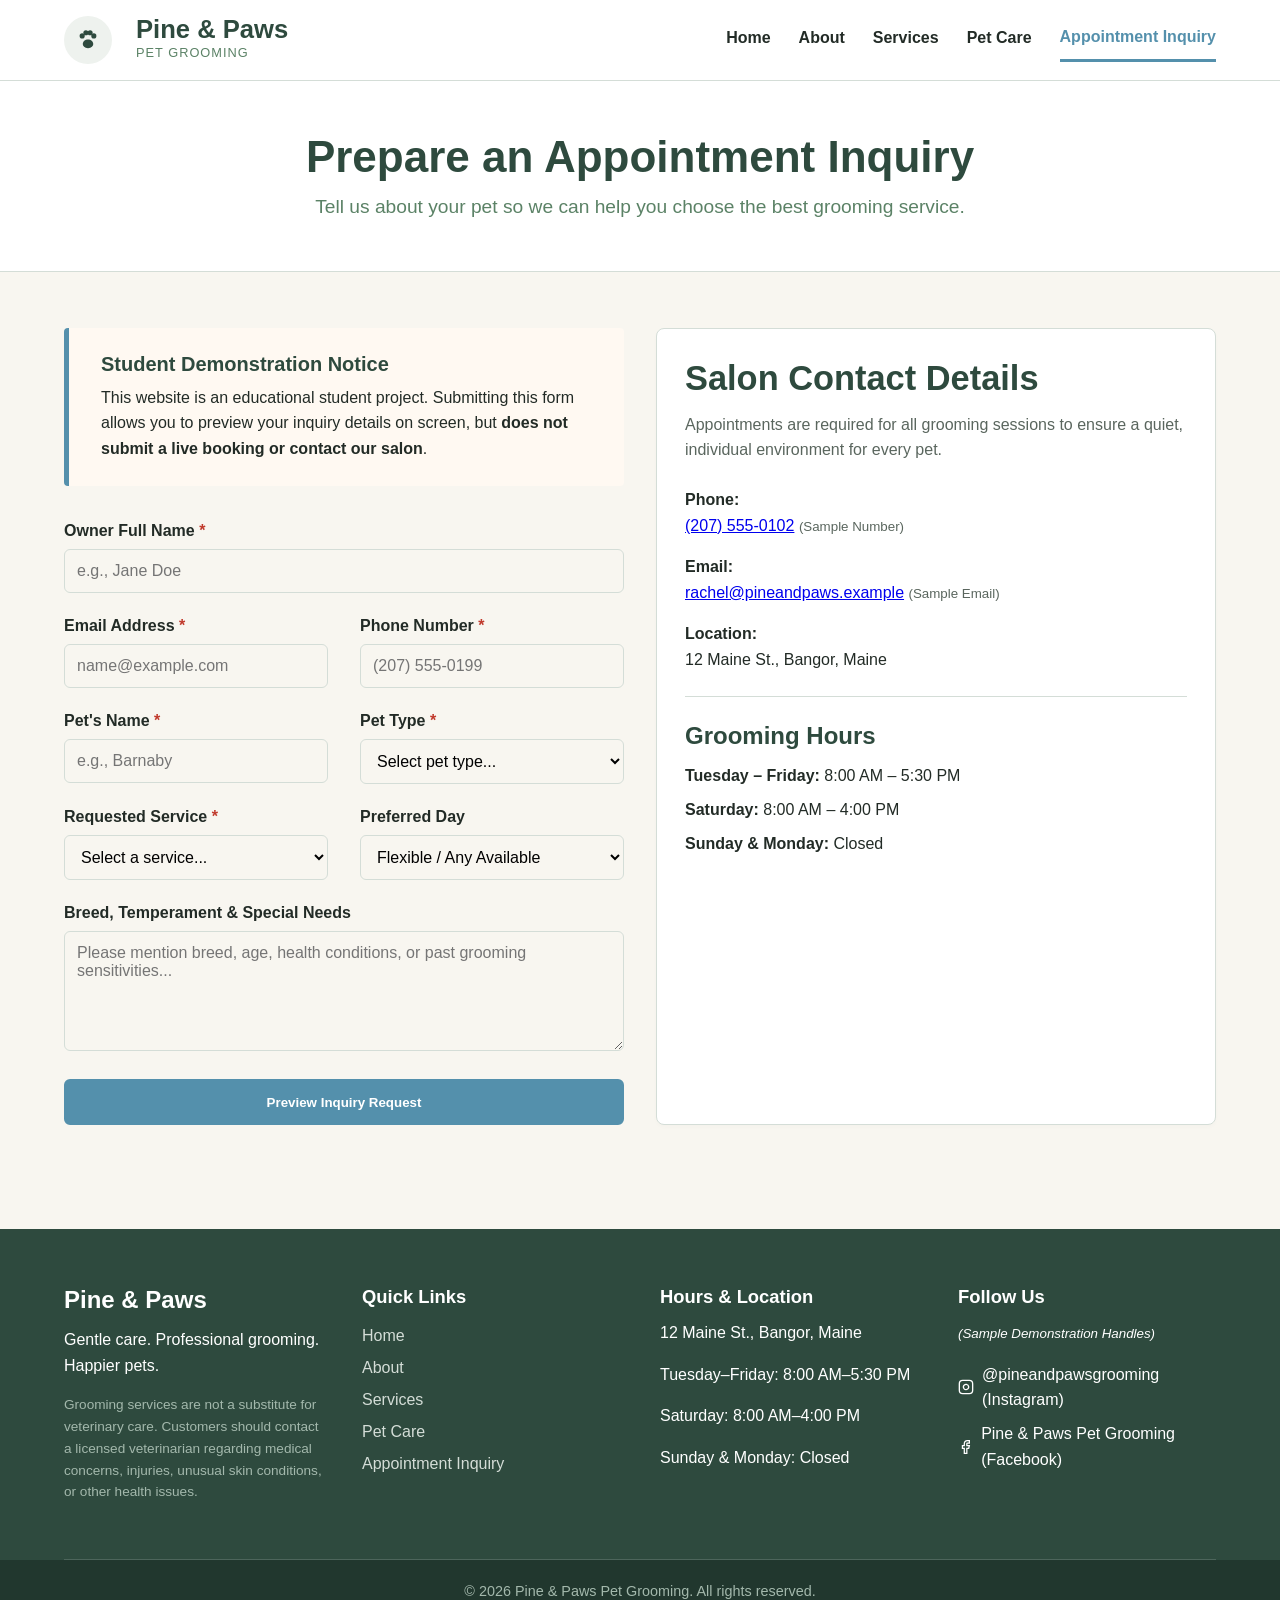
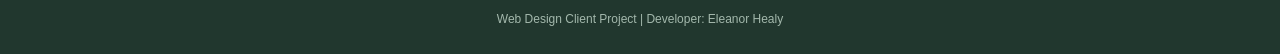
<file: contact.html>
<!DOCTYPE html>
<html lang="en">

<head>
    <meta charset="UTF-8">
    <meta name="viewport" content="width=device-width, initial-scale=1.0">
    <title>Appointment Inquiry | Pine & Paws Pet Grooming Bangor</title>
    <meta name="description" content="Prepare an appointment inquiry for gentle dog or cat grooming at Pine & Paws in Bangor, Maine. Preview your request with our demonstration form.">
    <link rel="stylesheet" href="css/style.css">
    <script src="js/script.js" defer></script>
</head>

<body>

    <header class="site-header">
        <div class="container header-container">
            <a href="index.html" class="brand-logo" aria-label="Pine and Paws Pet Grooming Home">
                <!-- Paw Print Logo Mark -->
                <div class="logo-mark" aria-hidden="true" style="display: flex; align-items: center; justify-content: center; width: 48px; height: 48px; background-color: var(--bg-alt); border-radius: 50%; color: var(--primary); flex-shrink: 0; margin-right: 0.75rem;">
                    <svg width="28" height="28" viewBox="0 0 24 24" fill="currentColor" style="color: var(--primary);">
                        <!-- Main pad -->
                        <path d="M12 11.5c-2.5 0-4.5 1.8-4.5 4 0 1.8 1.5 3.5 4.5 3.5s4.5-1.7 4.5-3.5c0-2.2-2-4-4.5-4z"/>
                        <!-- Toe pads -->
                        <circle cx="7" cy="8.5" r="2.2"/>
                        <circle cx="10.2" cy="5.8" r="2.2"/>
                        <circle cx="13.8" cy="5.8" r="2.2"/>
                        <circle cx="17" cy="8.5" r="2.2"/>
                    </svg>
                </div>
                <div>
                    <span class="logo-text">Pine & Paws</span>
                    <span class="logo-tagline">Pet Grooming</span>
                </div>
            </a>
         
            <nav class="main-nav" id="main-navigation" aria-label="Main Navigation">
                <ul>
                    <li><a href="index.html">Home</a></li>
                    <li><a href="about.html">About</a></li>
                    <li><a href="services.html">Services</a></li>
                    <li><a href="pet-care.html">Pet Care</a></li>
                    <li><a href="contact.html" class="active" aria-current="page">Appointment Inquiry</a></li>
                </ul>
            </nav>
        </div>
    </header>

    <main>
        <!-- Page Header -->
        <section class="about-hero">
            <div class="container">
                <h1>Prepare an Appointment Inquiry</h1>
                <p class="lead">Tell us about your pet so we can help you choose the best grooming service.</p>
            </div>
        </section>

        <!-- Main Content Grid -->
        <section class="section">
            <div class="container">
                <div class="two-column">
                    
                    <!-- Form Column -->
                    <div class="col">
                        <!-- Demonstration Disclosure Box -->
                        <div class="safety-callout" style="margin-bottom: 2rem;">
                            <h2 style="font-size: 1.25rem; color: var(--primary); margin-bottom: 0.5rem;">Student Demonstration Notice</h2>
                            <p style="margin-bottom: 0;">This website is an educational student project. Submitting this form allows you to preview your inquiry details on screen, but <strong>does not submit a live booking or contact our salon</strong>.</p>
                        </div>

                        <form id="inquiry-form" action="#" method="post" novalidate>
                            
                            <div class="form-group">
                                <label for="owner-name">Owner Full Name <span class="required" style="color: #c0392b;">*</span></label>
                                <input type="text" id="owner-name" name="ownerName" class="form-control" required placeholder="e.g., Jane Doe">
                            </div>

                            <div class="two-column">
                                <div class="col form-group">
                                    <label for="owner-email">Email Address <span class="required" style="color: #c0392b;">*</span></label>
                                    <input type="email" id="owner-email" name="ownerEmail" class="form-control" required placeholder="name@example.com">
                                </div>
                                <div class="col form-group">
                                    <label for="owner-phone">Phone Number <span class="required" style="color: #c0392b;">*</span></label>
                                    <input type="tel" id="owner-phone" name="ownerPhone" class="form-control" required placeholder="(207) 555-0199">
                                </div>
                            </div>

                            <div class="two-column">
                                <div class="col form-group">
                                    <label for="pet-name">Pet's Name <span class="required" style="color: #c0392b;">*</span></label>
                                    <input type="text" id="pet-name" name="petName" class="form-control" required placeholder="e.g., Barnaby">
                                </div>
                                <div class="col form-group">
                                    <label for="pet-type">Pet Type <span class="required" style="color: #c0392b;">*</span></label>
                                    <select id="pet-type" name="petType" class="form-control" required>
                                        <option value="">Select pet type...</option>
                                        <option value="dog">Dog</option>
                                        <option value="cat">Cat</option>
                                    </select>
                                </div>
                            </div>

                            <div class="two-column">
                                <div class="col form-group">
                                    <label for="service-interest">Requested Service <span class="required" style="color: #c0392b;">*</span></label>
                                    <select id="service-interest" name="serviceInterest" class="form-control" required>
                                        <option value="">Select a service...</option>
                                        <option value="bath-brush">Bath & Brush (From $35)</option>
                                        <option value="full-groom">Full Groom (From $55)</option>
                                        <option value="puppy-intro">Puppy Introduction (From $30)</option>
                                        <option value="nail-care">Nail Care (From $15)</option>
                                        <option value="de-shedding">De-Shedding Treatment (From $45)</option>
                                        <option value="cat-grooming">Cat Grooming (From $50)</option>
                                    </select>
                                </div>
                                <div class="col form-group">
                                    <label for="preferred-day">Preferred Day</label>
                                    <select id="preferred-day" name="preferredDay" class="form-control">
                                        <option value="flexible">Flexible / Any Available</option>
                                        <option value="tuesday">Tuesday</option>
                                        <option value="wednesday">Wednesday</option>
                                        <option value="thursday">Thursday</option>
                                        <option value="friday">Friday</option>
                                        <option value="saturday">Saturday</option>
                                    </select>
                                </div>
                            </div>

                            <div class="form-group">
                                <label for="pet-notes">Breed, Temperament & Special Needs</label>
                                <textarea id="pet-notes" name="petNotes" class="form-control" placeholder="Please mention breed, age, health conditions, or past grooming sensitivities..."></textarea>
                            </div>

                            <button type="submit" class="button" style="width: 100%;">Preview Inquiry Request</button>
                        </form>
                    </div>

                    <!-- Contact Info & Hours Sidebar -->
                    <div class="col">
                        <div class="card" style="height: 100%;">
                            <h2>Salon Contact Details</h2>
                            <p style="color: var(--text-muted); margin-bottom: 1.5rem;">Appointments are required for all grooming sessions to ensure a quiet, individual environment for every pet.</p>

                            <ul class="contact-info-list">
                                <li class="contact-info-item">
                                    <strong>Phone:</strong><br>
                                    <a href="tel:2075550102">(207) 555-0102</a> <small style="color: var(--text-muted);">(Sample Number)</small>
                                </li>
                                <li class="contact-info-item" style="margin-top: 1rem;">
                                    <strong>Email:</strong><br>
                                    <a href="mailto:rachel@pineandpaws.example">rachel@pineandpaws.example</a> <small style="color: var(--text-muted);">(Sample Email)</small>
                                </li>
                                <li class="contact-info-item" style="margin-top: 1rem;">
                                    <strong>Location:</strong><br>
                                    12 Maine St., Bangor, Maine
                                </li>
                            </ul>

                            <hr style="border: 0; border-top: 1px solid var(--border); margin: 1.5rem 0;">

                            <h3>Grooming Hours</h3>
                            <p style="margin-bottom: 0.5rem;"><strong>Tuesday – Friday:</strong> 8:00 AM – 5:30 PM</p>
                            <p style="margin-bottom: 0.5rem;"><strong>Saturday:</strong> 8:00 AM – 4:00 PM</p>
                            <p style="margin-bottom: 0;"><strong>Sunday & Monday:</strong> Closed</p>
                        </div>
                    </div>

                </div>
            </div>
        </section>
    </main>

    <footer class="site-footer">
        <div class="container footer-grid">
            <div class="footer-col">
                <h3>Pine & Paws</h3>
                <p>Gentle care. Professional grooming. Happier pets.</p>
                <p class="disclaimer-text">Grooming services are not a substitute for veterinary care. Customers should contact a licensed veterinarian regarding medical concerns, injuries, unusual skin conditions, or other health issues.</p>
            </div>
            <div class="footer-col">
                <h4>Quick Links</h4>
                <ul>
                    <li><a href="index.html">Home</a></li>
                    <li><a href="about.html">About</a></li>
                    <li><a href="services.html">Services</a></li>
                    <li><a href="pet-care.html">Pet Care</a></li>
                    <li><a href="contact.html">Appointment Inquiry</a></li>
                </ul>
            </div>
            <div class="footer-col">
                <h4>Hours & Location</h4>
                <p>12 Maine St., Bangor, Maine</p>
                <p>Tuesday–Friday: 8:00 AM–5:30 PM</p>
                <p>Saturday: 8:00 AM–4:00 PM</p>
                <p>Sunday & Monday: Closed</p>
            </div>
            <div class="footer-col">
                <h4>Follow Us</h4>
                <p><small><em>(Sample Demonstration Handles)</em></small></p>
                <ul class="social-links" style="display: flex; flex-direction: column; gap: 0.5rem; margin-top: 0.5rem;">
                    <li>
                        <span style="display: inline-flex; align-items: center; gap: 0.5rem;">
                            <svg width="18" height="18" viewBox="0 0 24 24" fill="none" stroke="currentColor" stroke-width="2" aria-hidden="true">
                                <rect x="2" y="2" width="20" height="20" rx="5" ry="5"></rect>
                                <path d="M16 11.37A4 4 0 1 1 12.63 8 4 4 0 0 1 16 11.37z"></path>
                                <line x1="17.5" y1="6.5" x2="17.51" y2="6.5"></line>
                            </svg>
                            @pineandpawsgrooming (Instagram)
                        </span>
                    </li>
                    <li>
                        <span style="display: inline-flex; align-items: center; gap: 0.5rem;">
                            <svg width="18" height="18" viewBox="0 0 24 24" fill="none" stroke="currentColor" stroke-width="2" aria-hidden="true">
                                <path d="M18 2h-3a5 5 0 0 0-5 5v3H7v4h3v8h4v-8h3l1-4h-4V7a1 1 0 0 1 1-1h3z"></path>
                            </svg>
                            Pine & Paws Pet Grooming (Facebook)
                        </span>
                    </li>
                </ul>
            </div>
        </div>
        <div class="footer-bottom">
            <div class="container">
                <p>&copy; 2026 Pine & Paws Pet Grooming. All rights reserved.</p>
                <p><small>Web Design Client Project | Developer: Eleanor Healy</small></p>
            </div>
        </div>
    </footer>

</body>
</html>
</file>
<file: css/style.css>
/* ==========================================================================
   1. CSS Variables & Global Resets
   ========================================================================== */
:root {
  --primary: #2E4A3E;        
  --secondary: #5B8266;      
  --accent: #5490ac;        
  --bg-main: #F8F6F0;        
  --bg-card: #FFFFFF;       
  --bg-alt: #EEF2EE;         
  --text: #222B26;           
  --text-muted: #5A665E;    
  --border: #D4DDD7;        
}

*, *::before, *::after {
  box-sizing: border-box;
  margin: 0;
  padding: 0;
}

body {
  font-family: 'Plus Jakarta Sans', Arial, Helvetica, sans-serif;
  color: var(--text);
  background-color: var(--bg-main);
  line-height: 1.6;
}

img {
  max-width: 100%;
  height: auto;
  display: block;
}

h1, h2, h3, h4 {
  color: var(--primary);
  line-height: 1.25;
  margin-bottom: 0.75rem;
}

h1 { font-size: clamp(2rem, 4vw + 1rem, 2.75rem); }
h2 { font-size: clamp(1.5rem, 2.5vw + 0.8rem, 2.15rem); }
h3 { font-size: 1.5rem; }
h4 { font-size: 1.15rem; }

p {
  margin-bottom: 1rem;
}

/* ==========================================================================
   2. Container & Utility Classes
   ========================================================================== */
.container {
  width: 90%;
  max-width: 1200px;
  margin: 0 auto;
}

.section {
  padding: 3.5rem 0;
}

.section-alt {
  background-color: var(--bg-alt);
}

.section-title {
  text-align: center;
  margin-bottom: 2.5rem;
}

.section-title p {
  color: var(--text-muted);
  font-size: 1.1rem;
}

.button, .cta-button {
  display: inline-flex;
  align-items: center;
  justify-content: center;
  padding: 0.85rem 1.75rem;
  background-color: var(--accent);
  color: #FFFFFF;
  text-decoration: none;
  border-radius: 6px;
  font-weight: 600;
  border: 2px solid var(--accent);
  transition: background-color 0.2s ease, color 0.2s ease, transform 0.1s ease-in-out;
  cursor: pointer;
  min-height: 44px;
}

.button:hover, .cta-button:hover {
  background-color: #427891;
  border-color: #427891;
  color: #FFFFFF;
  transform: translateY(-2px);
}

.button-outline {
  background-color: transparent;
  color: var(--primary);
  border-color: var(--primary);
}

.button-outline:hover {
  background-color: var(--primary);
  color: #FFFFFF;
}

.badge {
  display: inline-block;
  background-color: var(--secondary);
  color: #FFFFFF;
  padding: 0.35rem 0.85rem;
  border-radius: 20px;
  font-size: 0.85rem;
  font-weight: 700;
  box-shadow: 0 2px 5px rgba(0, 0, 0, 0.1);
  border: none;
}

.safety-callout {
  background-color: #FFF9F2;
  border-left: 5px solid var(--accent);
  padding: 1.5rem 2rem;
  border-radius: 4px;
}

.safety-callout h3 {
  color: var(--accent);
  margin-bottom: 0.5rem;
}

.cta-container {
  text-align: center;
  padding: 2rem;
  background-color: var(--bg-card);
  border-radius: 8px;
  border: 1px solid var(--border);
}

/* ==========================================================================
   3. Site Header & Navigation
   ========================================================================== */
.site-header {
  background-color: var(--bg-card);
  border-bottom: 1px solid var(--border);
  position: sticky;
  top: 0;
  z-index: 100;
}

.header-container {
  display: flex;
  justify-content: space-between;
  align-items: center;
  padding: 1rem 0;
}

.brand-logo {
  display: flex;
  align-items: center;
  gap: 0.75rem;
  text-decoration: none;
}

.logo-mark {
  display: flex;
  align-items: center;
  justify-content: center;
  width: 48px;
  height: 48px;
  background-color: var(--bg-alt);
  border-radius: 50%;
  color: var(--primary);
  flex-shrink: 0;
}

.logo-mark svg {
  width: 28px;
  height: 28px;
  color: var(--primary);
  fill: currentColor;
}

.logo-text {
  display: block;
  font-size: 1.6rem;
  font-weight: 800;
  color: var(--primary);
  line-height: 1;
}

.logo-tagline {
  display: block;
  font-size: 0.8rem;
  color: var(--secondary);
  text-transform: uppercase;
  letter-spacing: 1px;
}

.main-nav ul {
  display: flex;
  list-style: none;
  gap: 1.75rem;
}

.main-nav a {
  text-decoration: none;
  color: var(--text);
  font-weight: 600;
  padding-bottom: 0.25rem;
  min-height: 44px;
  display: inline-flex;
  align-items: center;
  transition: color 0.2s ease, border-bottom 0.2s ease;
}

.main-nav a:hover,
.main-nav a.active {
  color: var(--accent);
  border-bottom: 3px solid var(--accent);
  font-weight: 700;
}

/* ==========================================================================
   4. Hero Section
   ========================================================================== */
.hero {
  padding: 4rem 0;
  background-color: var(--bg-card);
  border-bottom: 1px solid var(--border);
}

.hero-grid {
  display: flex;
  align-items: center;
  gap: 3rem;
}

.hero-content {
  flex: 1;
}

.hero-content .lead {
  font-size: 1.25rem;
  color: var(--secondary);
  font-weight: 600;
  margin-bottom: 1rem;
}

.hero-actions {
  display: flex;
  gap: 1rem;
  margin-top: 1.5rem;
}

.hero-image {
  flex: 1;
}

.hero-image img {
  border-radius: 12px;
  box-shadow: 0 10px 20px rgba(0,0,0,0.08);
}

/* ==========================================================================
   5. Card Grids & Content Components
   ========================================================================== */
.card-grid {
  display: grid;
  grid-template-columns: repeat(3, 1fr);
  gap: 2rem;
}

.pet-care-grid {
  display: grid;
  grid-template-columns: repeat(2, 1fr);
  gap: 2rem;
}

.card {
  background: var(--bg-card);
  padding: 1.75rem;
  border: 1px solid var(--border);
  border-radius: 8px;
  box-shadow: 0 2px 4px rgba(0,0,0,0.02);
}

.service-card {
  display: flex;
  flex-direction: column;
  justify-content: space-between;
}

.service-card-header {
  display: flex;
  justify-content: space-between;
  align-items: flex-start;
  margin-bottom: 1rem;
}

.service-meta {
  margin-top: 1rem;
  padding-top: 0.75rem;
  border-top: 1px dashed var(--border);
  font-size: 0.95rem;
  color: var(--primary);
}

.contact-info-list {
  list-style: none;
  margin-bottom: 1.5rem;
}

.contact-info-item {
  margin-bottom: 0.75rem;
}

/* ==========================================================================
   6. Form Controls & Layouts
   ========================================================================== */
.two-column {
  display: flex;
  gap: 2rem;
}

.two-column .col {
  flex: 1;
}

.form-group {
  margin-bottom: 1.25rem;
}

.form-group label {
  display: block;
  font-weight: 600;
  margin-bottom: 0.35rem;
}

.form-control {
  width: 100%;
  padding: 0.75rem;
  border: 1px solid var(--border);
  border-radius: 6px;
  font-family: inherit;
  font-size: 1rem;
  background-color: var(--bg-main);
  min-height: 44px;
}

.form-control:focus {
  outline: none;
  border-color: var(--secondary);
  background-color: #FFFFFF;
}

textarea.form-control {
  min-height: 120px;
  resize: vertical;
}

.form-toggle-btn {
  background-color: #2c4c3b;
  color: #ffffff;
  border: none;
  padding: 0.75rem 1.25rem;
  font-size: 1rem;
  border-radius: 4px;
  cursor: pointer;
  width: 100%;
  text-align: left;
  font-weight: bold;
  margin-bottom: 1rem;
}

.form-toggle-btn:hover {
  background-color: #3d6651;
}

.form-dropdown-content {
  display: none;
}

/* Collapsible Card Elements */
.card-toggle-btn {
  background-color: #2c4c3b;
  color: #ffffff;
  border: none;
  padding: 0.75rem 1rem;
  font-size: 1.1rem;
  font-weight: bold;
  border-radius: 4px;
  cursor: pointer;
  width: 100%;
  text-align: left;
  margin-bottom: 0.5rem;
}

.card-toggle-btn:hover {
  background-color: #3d6651;
}

.card-dropdown-content {
  display: none;
  padding-top: 0.5rem;
}

.collapsible-card.active .card-dropdown-content {
  display: block;
}

/* ==========================================================================
   7. Site Footer
   ========================================================================== */
.site-footer {
  background-color: var(--primary);
  color: #FFFFFF;
  padding: 3.5rem 0 0 0;
  margin-top: 3rem;
}

.site-footer h3, 
.site-footer h4 {
  color: #FFFFFF;
}

.footer-grid {
  display: flex;
  justify-content: space-between;
  gap: 2.5rem;
  padding-bottom: 2.5rem;
  border-bottom: 1px solid rgba(255,255,255,0.15);
}

.footer-col {
  flex: 1;
}

.footer-col ul {
  list-style: none;
}

.footer-col a {
  color: #D4DDD7;
  text-decoration: none;
  line-height: 2;
  transition: color 0.2s ease;
}

.footer-col a:hover {
  color: var(--accent);
}

.disclaimer-text {
  font-size: 0.85rem;
  color: #A3B8AC;
  margin-top: 0.75rem;
}

.footer-bottom {
  background-color: #21372E;
  padding: 1.25rem 0;
  text-align: center;
  font-size: 0.9rem;
  color: #A3B8AC;
}

.footer-bottom p {
  margin-bottom: 0.25rem;
}

/* ==========================================================================
   8. About, Services & Booking Page Layouts
   ========================================================================== */
.about-hero {
  background-color: var(--bg-card);
  padding: 3rem 0;
  border-bottom: 1px solid var(--border);
  text-align: center;
}

.about-hero h1 {
  margin-bottom: 0.5rem;
}

.about-hero .lead {
  font-size: 1.2rem;
  color: var(--secondary);
  max-width: 700px;
  margin: 0 auto;
}

.about-story-grid {
  display: flex;
  align-items: center;
  gap: 3rem;
}

.about-story-content {
  flex: 1;
}

.about-story-image {
  flex: 1;
}

.about-story-image img {
  border-radius: 12px;
  box-shadow: 0 8px 16px rgba(0,0,0,0.06);
}

.values-grid {
  display: grid;
  grid-template-columns: repeat(3, 1fr);
  gap: 1.5rem;
}

.value-card {
  text-align: left;
  padding: 2rem 1.5rem;
  display: flex;
  flex-direction: column;
  justify-content: flex-start;
}

.value-card h3 {
  color: var(--primary);
  margin-bottom: 0.75rem;
}

.value-card ul {
  margin-top: 0.75rem;
  padding-left: 1.25rem;
  color: var(--text);
}

.value-card li {
  margin-bottom: 0.5rem;
  line-height: 1.5;
}

.team-grid {
  display: grid;
  grid-template-columns: repeat(3, 1fr);
  gap: 1.5rem;
  margin-top: 2.5rem;
}

.team-card {
  display: flex;
  align-items: center;
  gap: 2rem;
  background-color: var(--bg-card);
  border: 1px solid var(--border);
  border-radius: 8px;
  padding: 2rem;
}

.team-image {
  width: 220px;
  height: 220px;
  object-fit: cover;
  border-radius: 50%;
  border: 4px solid var(--secondary);
  flex-shrink: 0;
}

.team-details {
  flex: 1;
}

.team-role {
  color: var(--accent);
  font-weight: 700;
  font-size: 0.95rem;
  text-transform: uppercase;
  letter-spacing: 0.5px;
  margin-bottom: 0.75rem;
}

/* ==========================================================================
   9. Section Background Patterns
   ========================================================================== */
#what-to-expect {
  background-color: var(--bg-main);
  background-image: 
    linear-gradient(rgba(248, 246, 240, 0.85), rgba(248, 246, 240, 0.85)),
    url("https://img.magnific.com/free-vector/hand-drawn-pet-grooming-pattern_23-2150051031.jpg?semt=ais_hybrid&w=740&q=80");
  background-size: 500px;
  background-position: center;
  background-repeat: repeat;
}

#contact {
  background-color: var(--bg-alt);
  background-image: 
    linear-gradient(rgba(238, 242, 238, 0.85), rgba(238, 242, 238, 0.85)),
    url("https://img.magnific.com/free-vector/hand-drawn-pet-grooming-pattern_23-2150051031.jpg?semt=ais_hybrid&w=740&q=80");
  background-size: 500px;
  background-position: center;
  background-repeat: repeat;
}

/* ==========================================================================
   10. Accessibility & Focus States
   ========================================================================== */
a:focus-visible,
button:focus-visible,
input:focus-visible,
select:focus-visible,
textarea:focus-visible,
.cta-button:focus-visible {
  outline: 3px solid var(--accent);
  outline-offset: 3px;
  border-radius: 4px;
}

/* ==========================================================================
   11. Responsive Breakpoints
   ========================================================================== */
@media (max-width: 900px) {
  .container {
    width: 92%;
  }

  .card-grid,
  .values-grid,
  .team-grid {
    grid-template-columns: repeat(2, 1fr);
    gap: 1.5rem;
  }

  .hero-grid,
  .about-story-grid {
    gap: 2rem;
  }

  .footer-grid {
    flex-wrap: wrap;
    gap: 2rem;
  }

  .footer-col {
    flex: 1 1 45%;
  }

  .team-card {
    gap: 1.5rem;
    padding: 1.5rem;
  }

  .team-image {
    width: 160px;
    height: 160px;
  }
}

@media (max-width: 600px) {
  .section {
    padding: 2.25rem 0;
  }

  .header-container {
    flex-direction: column;
    gap: 1.0rem;
    text-align: center;
  }

  .main-nav ul {
    flex-direction: column;
    gap: 0.5rem;
    width: 100%;
  }

  .main-nav a {
    display: block;
    width: 100%;
    justify-content: center;
    background-color: var(--bg-alt);
    border-radius: 6px;
    padding: 0.65rem 1rem;
  }

  .main-nav a.active {
    border-bottom: none;
    border-left: 4px solid var(--accent);
  }

  .hero-grid,
  .about-story-grid {
    flex-direction: column;
    text-align: center;
  }

  .hero-actions {
    flex-direction: column;
    width: 100%;
  }

  .hero-actions .button {
    width: 100%;
    justify-content: center;
  }

  .card-grid,
  .pet-care-grid,
  .values-grid,
  .team-grid {
    grid-template-columns: 1fr;
    gap: 1.25rem;
  }

  .two-column {
    flex-direction: column;
    gap: 0;
  }

  .form-control {
    width: 100%;
  }

  .team-card {
    flex-direction: column;
    text-align: center;
  }

  .team-image {
    width: 140px;
    height: 140px;
  }

  .footer-grid {
    flex-direction: column;
    gap: 1.5rem;
  }

  .footer-col {
    flex: 1 1 100%;
  }

  .safety-callout {
    padding: 1.25rem 1rem;
  }
}
</file>
